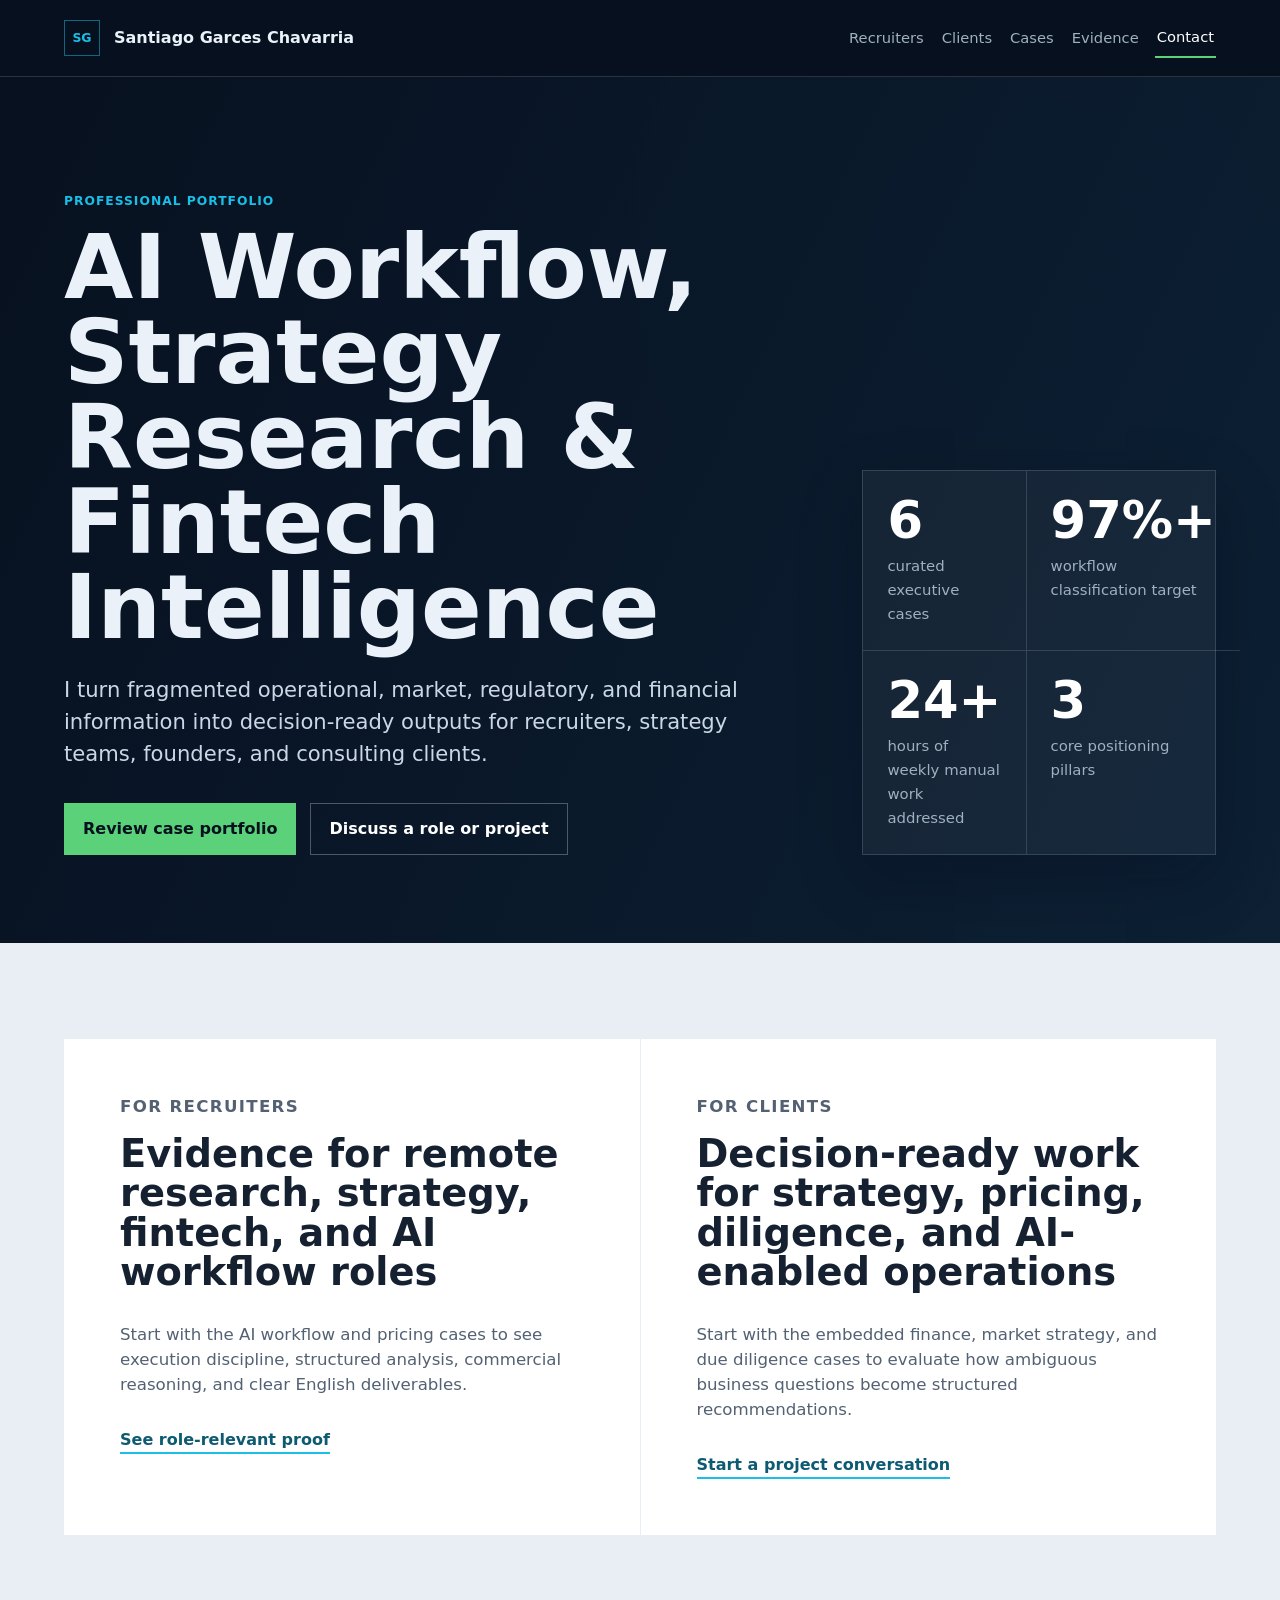
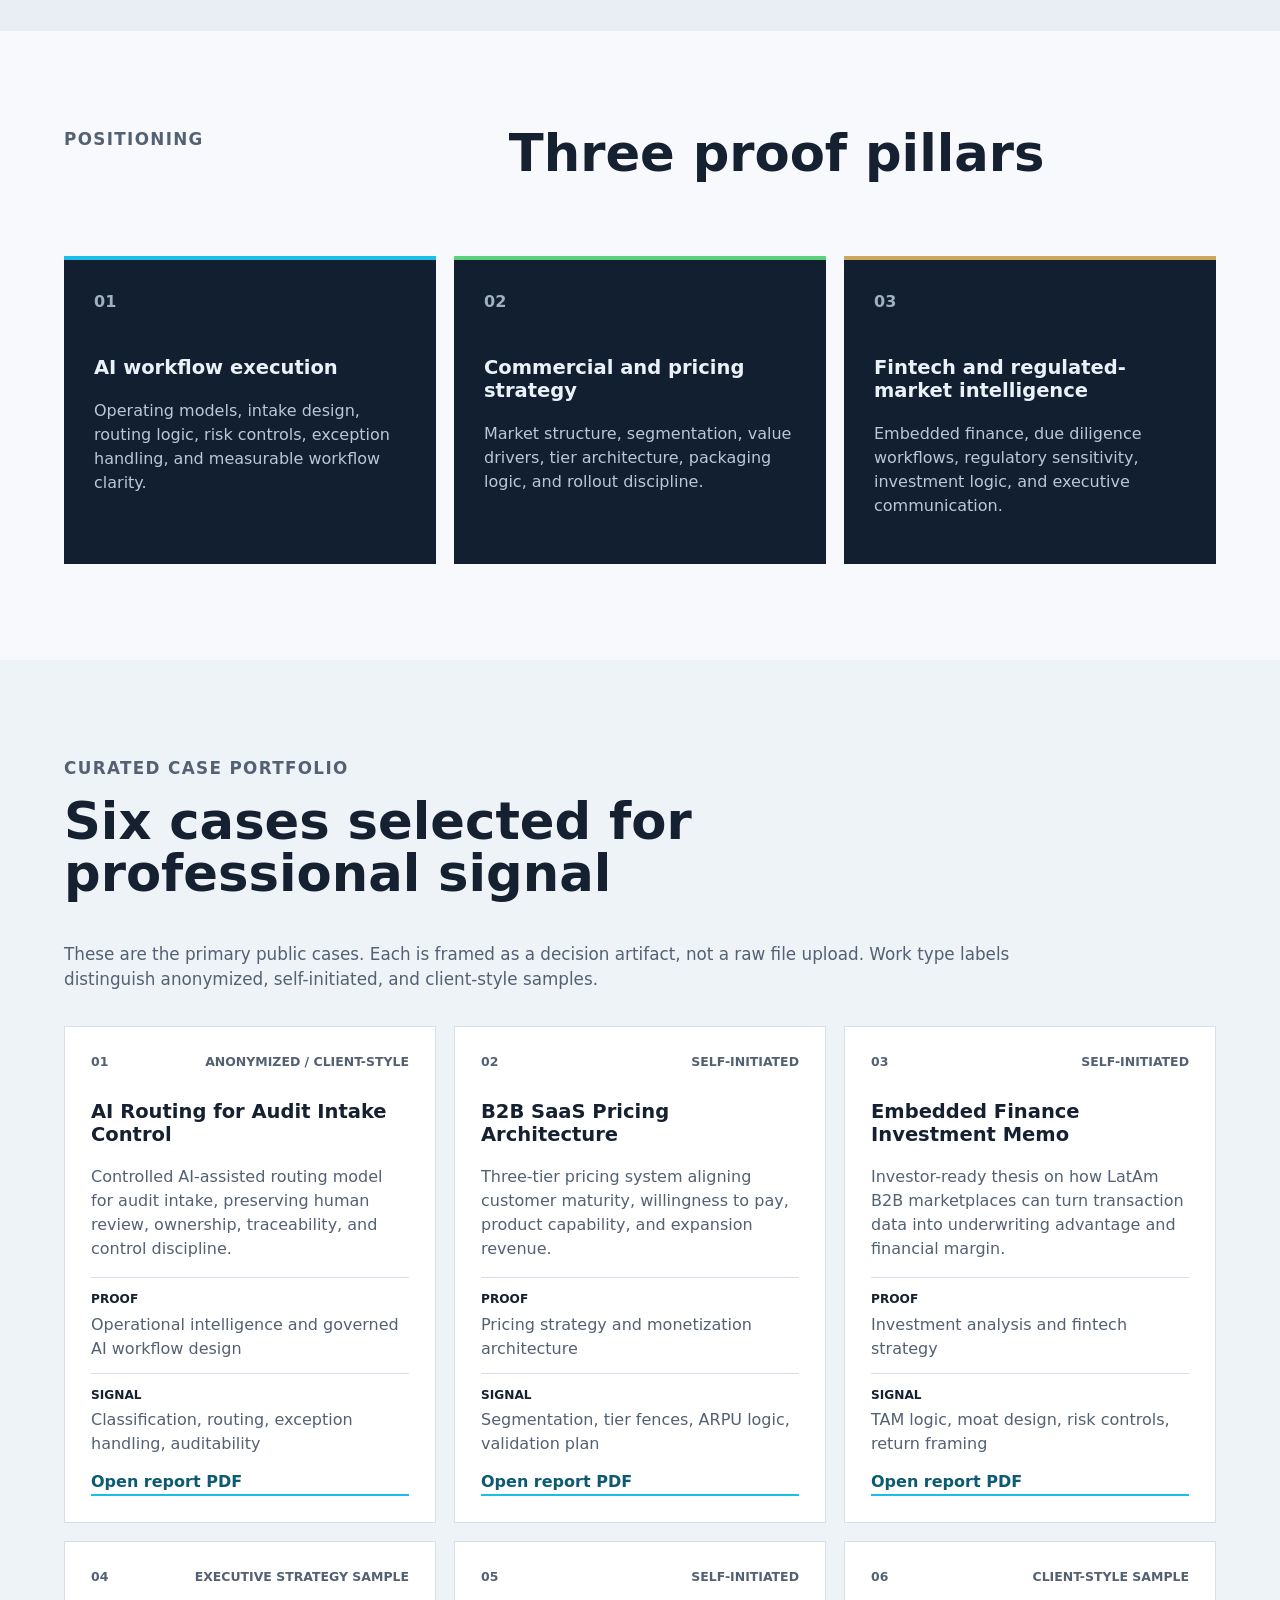
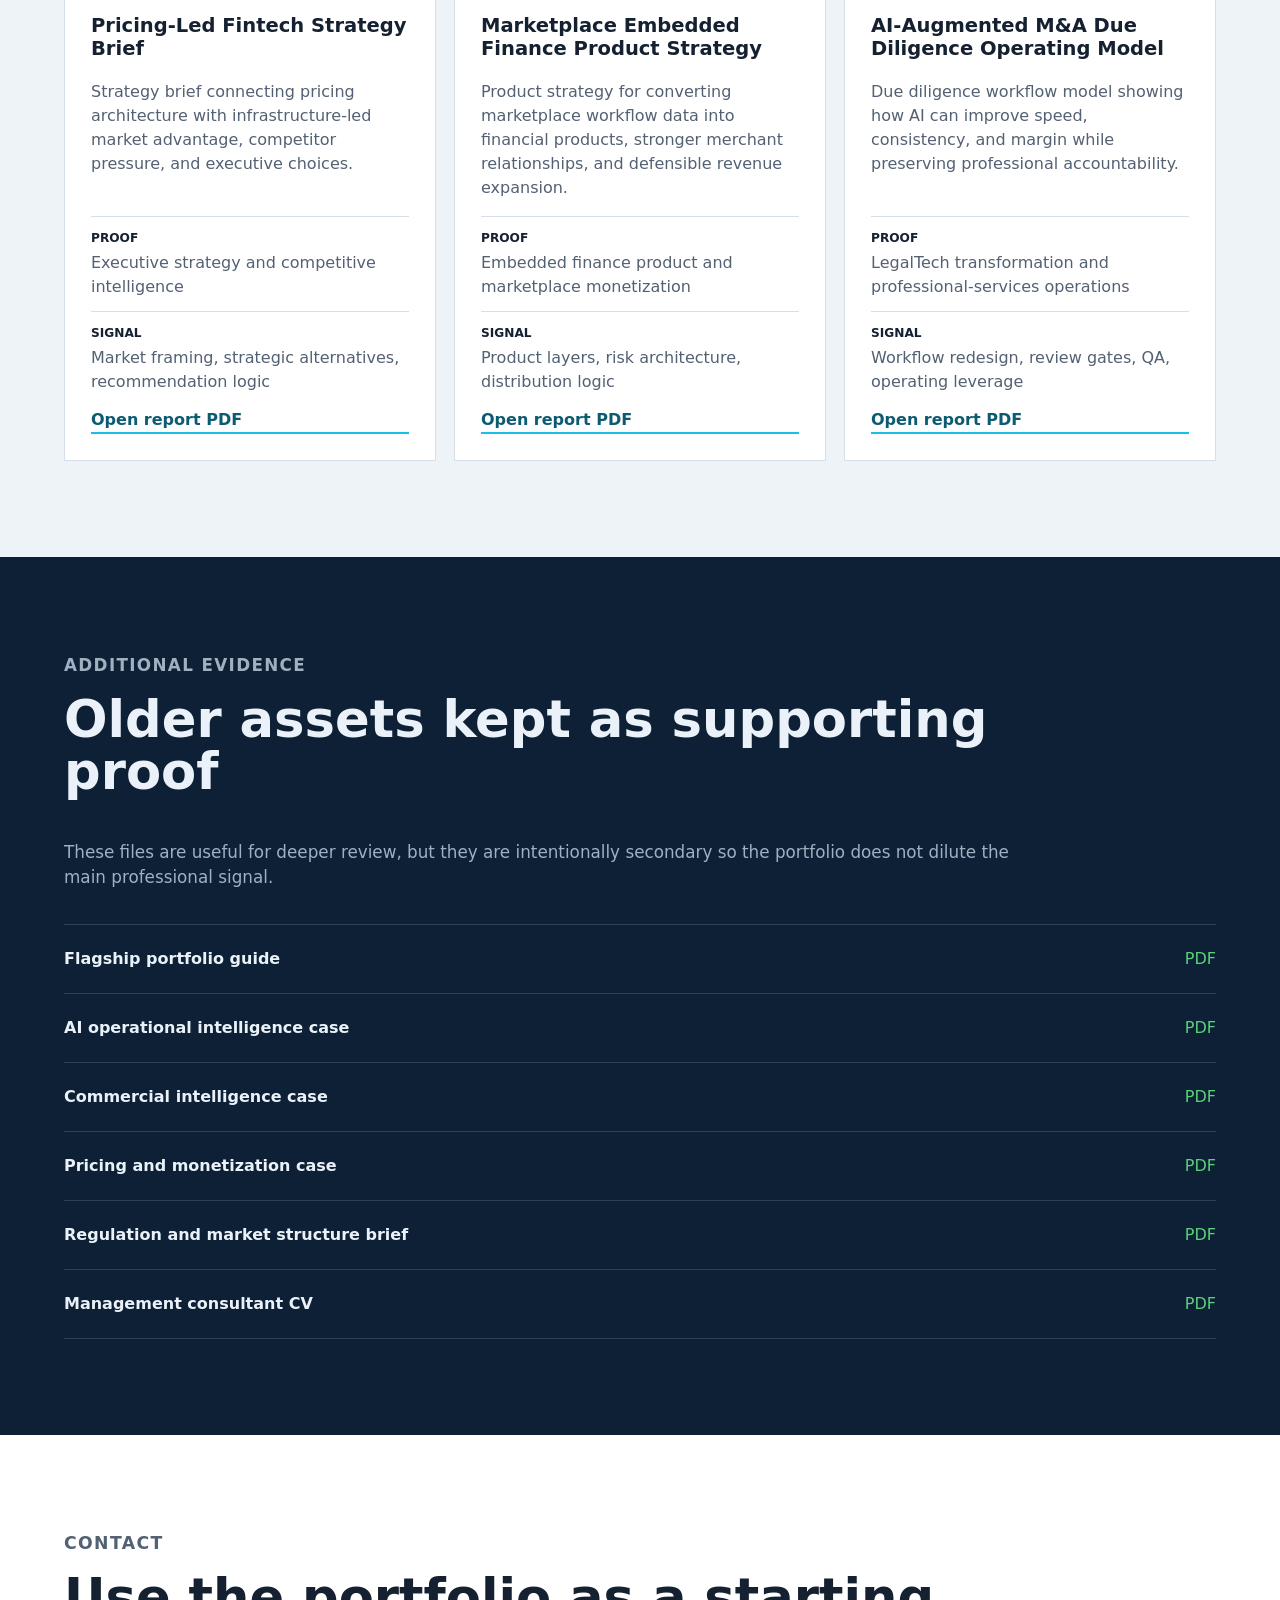
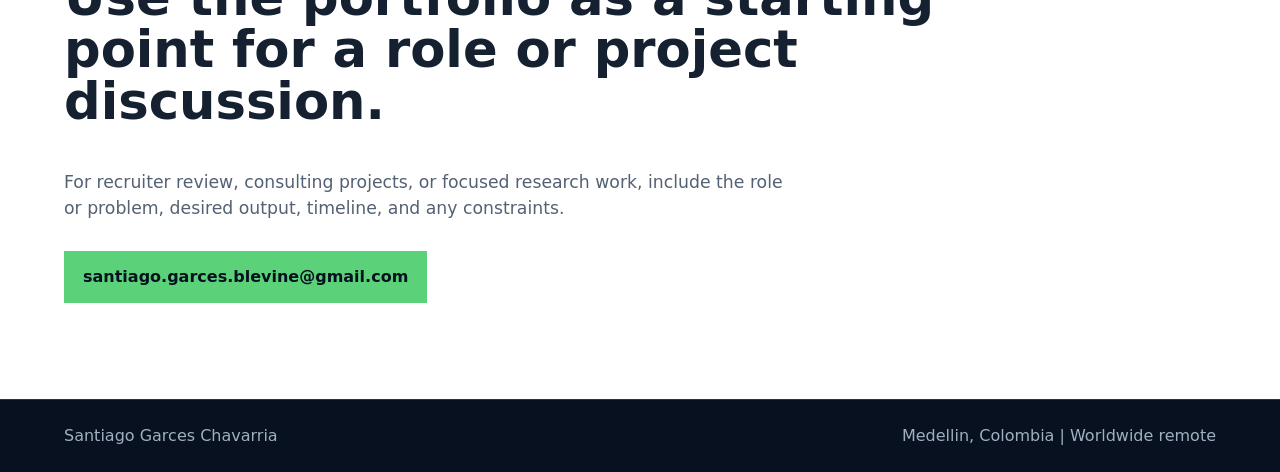
<file: docs/index.html>
<!doctype html>
<html lang="en">
  <head>
    <meta charset="utf-8">
    <meta name="viewport" content="width=device-width, initial-scale=1">
    <title>Santiago Garces Chavarria | AI Workflow, Strategy Research & Fintech Intelligence</title>
    <meta
      name="description"
      content="Curated professional portfolio for Santiago Garces Chavarria: AI workflow design, strategy research, pricing, fintech intelligence, and executive deliverables."
    >
    <link rel="stylesheet" href="styles.css">
  </head>
  <body>
    <header class="site-header">
      <a class="brand" href="#top" aria-label="Santiago Garces portfolio home">
        <span class="brand-mark">SG</span>
        <span>Santiago Garces Chavarria</span>
      </a>
      <nav aria-label="Portfolio navigation">
        <a href="#recruiters">Recruiters</a>
        <a href="#clients">Clients</a>
        <a href="#cases">Cases</a>
        <a href="#evidence">Evidence</a>
        <a class="nav-cta" href="mailto:santiago.garces.blevine@gmail.com">Contact</a>
      </nav>
    </header>

    <main id="top">
      <section class="hero">
        <div class="hero-copy">
          <p class="eyebrow">Professional portfolio</p>
          <h1>AI Workflow, Strategy Research & Fintech Intelligence</h1>
          <p class="hero-lede">
            I turn fragmented operational, market, regulatory, and financial information into
            decision-ready outputs for recruiters, strategy teams, founders, and consulting clients.
          </p>
          <div class="hero-actions" aria-label="Primary actions">
            <a class="button primary" href="#cases">Review case portfolio</a>
            <a class="button secondary" href="mailto:santiago.garces.blevine@gmail.com">Discuss a role or project</a>
          </div>
        </div>
        <aside class="proof-panel" aria-label="Portfolio proof points">
          <div>
            <span class="stat">6</span>
            <span class="label">curated executive cases</span>
          </div>
          <div>
            <span class="stat">97%+</span>
            <span class="label">workflow classification target</span>
          </div>
          <div>
            <span class="stat">24+</span>
            <span class="label">hours of weekly manual work addressed</span>
          </div>
          <div>
            <span class="stat">3</span>
            <span class="label">core positioning pillars</span>
          </div>
        </aside>
      </section>

      <section class="audience-grid" aria-label="Audience paths">
        <article id="recruiters" class="audience-card">
          <p class="eyebrow">For recruiters</p>
          <h2>Evidence for remote research, strategy, fintech, and AI workflow roles</h2>
          <p>
            Start with the AI workflow and pricing cases to see execution discipline, structured
            analysis, commercial reasoning, and clear English deliverables.
          </p>
          <a href="#cases">See role-relevant proof</a>
        </article>
        <article id="clients" class="audience-card">
          <p class="eyebrow">For clients</p>
          <h2>Decision-ready work for strategy, pricing, diligence, and AI-enabled operations</h2>
          <p>
            Start with the embedded finance, market strategy, and due diligence cases to evaluate
            how ambiguous business questions become structured recommendations.
          </p>
          <a href="#contact">Start a project conversation</a>
        </article>
      </section>

      <section class="section" aria-labelledby="pillars-title">
        <div class="section-heading">
          <p class="eyebrow">Positioning</p>
          <h2 id="pillars-title">Three proof pillars</h2>
        </div>
        <div class="pillar-grid">
          <article>
            <span class="pillar-number">01</span>
            <h3>AI workflow execution</h3>
            <p>
              Operating models, intake design, routing logic, risk controls, exception handling,
              and measurable workflow clarity.
            </p>
          </article>
          <article>
            <span class="pillar-number">02</span>
            <h3>Commercial and pricing strategy</h3>
            <p>
              Market structure, segmentation, value drivers, tier architecture, packaging logic,
              and rollout discipline.
            </p>
          </article>
          <article>
            <span class="pillar-number">03</span>
            <h3>Fintech and regulated-market intelligence</h3>
            <p>
              Embedded finance, due diligence workflows, regulatory sensitivity, investment logic,
              and executive communication.
            </p>
          </article>
        </div>
      </section>

      <section id="cases" class="section" aria-labelledby="cases-title">
        <div class="section-heading wide">
          <p class="eyebrow">Curated case portfolio</p>
          <h2 id="cases-title">Six cases selected for professional signal</h2>
          <p>
            These are the primary public cases. Each is framed as a decision artifact, not a raw
            file upload. Work type labels distinguish anonymized, self-initiated, and client-style samples.
          </p>
        </div>
        <div class="case-grid">
          <article class="case-card">
            <div class="case-topline">
              <span>01</span>
              <span>Anonymized / client-style</span>
            </div>
            <h3>AI Routing for Audit Intake Control</h3>
            <p>
              Controlled AI-assisted routing model for audit intake, preserving human review,
              ownership, traceability, and control discipline.
            </p>
            <dl>
              <div><dt>Proof</dt><dd>Operational intelligence and governed AI workflow design</dd></div>
              <div><dt>Signal</dt><dd>Classification, routing, exception handling, auditability</dd></div>
            </dl>
            <a href="../01_AI_Routing_Audit_Intake_Control_Client_Report.pdf">Open report PDF</a>
          </article>

          <article class="case-card">
            <div class="case-topline">
              <span>02</span>
              <span>Self-initiated</span>
            </div>
            <h3>B2B SaaS Pricing Architecture</h3>
            <p>
              Three-tier pricing system aligning customer maturity, willingness to pay, product
              capability, and expansion revenue.
            </p>
            <dl>
              <div><dt>Proof</dt><dd>Pricing strategy and monetization architecture</dd></div>
              <div><dt>Signal</dt><dd>Segmentation, tier fences, ARPU logic, validation plan</dd></div>
            </dl>
            <a href="../02_B2B_SaaS_Pricing_Architecture_Client_Report.pdf">Open report PDF</a>
          </article>

          <article class="case-card">
            <div class="case-topline">
              <span>03</span>
              <span>Self-initiated</span>
            </div>
            <h3>Embedded Finance Investment Memo</h3>
            <p>
              Investor-ready thesis on how LatAm B2B marketplaces can turn transaction data into
              underwriting advantage and financial margin.
            </p>
            <dl>
              <div><dt>Proof</dt><dd>Investment analysis and fintech strategy</dd></div>
              <div><dt>Signal</dt><dd>TAM logic, moat design, risk controls, return framing</dd></div>
            </dl>
            <a href="../03_Embedded_Finance_Investment_Memo_Client_Report.pdf">Open report PDF</a>
          </article>

          <article class="case-card">
            <div class="case-topline">
              <span>04</span>
              <span>Executive strategy sample</span>
            </div>
            <h3>Pricing-Led Fintech Strategy Brief</h3>
            <p>
              Strategy brief connecting pricing architecture with infrastructure-led market
              advantage, competitor pressure, and executive choices.
            </p>
            <dl>
              <div><dt>Proof</dt><dd>Executive strategy and competitive intelligence</dd></div>
              <div><dt>Signal</dt><dd>Market framing, strategic alternatives, recommendation logic</dd></div>
            </dl>
            <a href="../04_Pricing_Led_Fintech_Strategy_Client_Report.pdf">Open report PDF</a>
          </article>

          <article class="case-card">
            <div class="case-topline">
              <span>05</span>
              <span>Self-initiated</span>
            </div>
            <h3>Marketplace Embedded Finance Product Strategy</h3>
            <p>
              Product strategy for converting marketplace workflow data into financial products,
              stronger merchant relationships, and defensible revenue expansion.
            </p>
            <dl>
              <div><dt>Proof</dt><dd>Embedded finance product and marketplace monetization</dd></div>
              <div><dt>Signal</dt><dd>Product layers, risk architecture, distribution logic</dd></div>
            </dl>
            <a href="../05_Marketplace_Embedded_Finance_Strategy_Client_Report.pdf">Open report PDF</a>
          </article>

          <article class="case-card">
            <div class="case-topline">
              <span>06</span>
              <span>Client-style sample</span>
            </div>
            <h3>AI-Augmented M&A Due Diligence Operating Model</h3>
            <p>
              Due diligence workflow model showing how AI can improve speed, consistency, and
              margin while preserving professional accountability.
            </p>
            <dl>
              <div><dt>Proof</dt><dd>LegalTech transformation and professional-services operations</dd></div>
              <div><dt>Signal</dt><dd>Workflow redesign, review gates, QA, operating leverage</dd></div>
            </dl>
            <a href="../06_AI_Augmented_MA_Due_Diligence_Client_Report.pdf">Open report PDF</a>
          </article>
        </div>
      </section>

      <section id="evidence" class="section evidence" aria-labelledby="evidence-title">
        <div class="section-heading wide">
          <p class="eyebrow">Additional evidence</p>
          <h2 id="evidence-title">Older assets kept as supporting proof</h2>
          <p>
            These files are useful for deeper review, but they are intentionally secondary so the
            portfolio does not dilute the main professional signal.
          </p>
        </div>
        <div class="evidence-list">
          <a href="../00_Flagship_Portfolio_Guide_Santiago_Garces.pdf">
            <span>Flagship portfolio guide</span>
            <span>PDF</span>
          </a>
          <a href="../01_AI_Operational_Intelligence_Case_Santiago_Garces.pdf">
            <span>AI operational intelligence case</span>
            <span>PDF</span>
          </a>
          <a href="../02_Commercial_Intelligence_Case_AI_Productivity_Santiago_Garces.pdf">
            <span>Commercial intelligence case</span>
            <span>PDF</span>
          </a>
          <a href="../03_Pricing_and_Monetization_Strategy_Case_Santiago_Garces.pdf">
            <span>Pricing and monetization case</span>
            <span>PDF</span>
          </a>
          <a href="../05_Regulation_Market_Structure_Brief.pdf">
            <span>Regulation and market structure brief</span>
            <span>PDF</span>
          </a>
          <a href="../Santiago_Garces_Toptal_Management_Consultant_CV.pdf">
            <span>Management consultant CV</span>
            <span>PDF</span>
          </a>
        </div>
      </section>

      <section id="contact" class="contact-section" aria-labelledby="contact-title">
        <p class="eyebrow">Contact</p>
        <h2 id="contact-title">Use the portfolio as a starting point for a role or project discussion.</h2>
        <p>
          For recruiter review, consulting projects, or focused research work, include the role or
          problem, desired output, timeline, and any constraints.
        </p>
        <a class="button primary" href="mailto:santiago.garces.blevine@gmail.com">santiago.garces.blevine@gmail.com</a>
      </section>
    </main>

    <footer class="site-footer">
      <span>Santiago Garces Chavarria</span>
      <span>Medellin, Colombia | Worldwide remote</span>
    </footer>
  </body>
</html>
</file>
<file: docs/styles.css>
:root {
  --ink: #07111f;
  --ink-2: #0d2035;
  --panel: #111f31;
  --panel-2: #17283e;
  --paper: #f7f9fc;
  --paper-2: #e9eef5;
  --text: #eaf1f8;
  --muted: #9fb0c1;
  --dark-text: #152030;
  --dark-muted: #536173;
  --line: rgba(255, 255, 255, 0.14);
  --line-dark: #d7e0ea;
  --cyan: #19bfe7;
  --green: #5bd17a;
  --gold: #caa85c;
  --white: #ffffff;
  --shadow: 0 24px 60px rgba(2, 8, 23, 0.24);
}

* {
  box-sizing: border-box;
}

html {
  scroll-behavior: smooth;
}

body {
  margin: 0;
  font-family: Inter, ui-sans-serif, system-ui, -apple-system, BlinkMacSystemFont, "Segoe UI", sans-serif;
  color: var(--text);
  background: var(--ink);
  line-height: 1.5;
}

a {
  color: inherit;
  text-decoration: none;
}

.site-header {
  position: sticky;
  top: 0;
  z-index: 10;
  display: flex;
  align-items: center;
  justify-content: space-between;
  gap: 24px;
  padding: 18px clamp(20px, 5vw, 72px);
  background: rgba(7, 17, 31, 0.92);
  border-bottom: 1px solid var(--line);
  backdrop-filter: blur(18px);
}

.brand,
.site-header nav {
  display: flex;
  align-items: center;
  gap: 14px;
}

.brand {
  font-weight: 700;
  white-space: nowrap;
}

.brand-mark {
  display: grid;
  width: 36px;
  height: 36px;
  place-items: center;
  border: 1px solid rgba(25, 191, 231, 0.5);
  color: var(--cyan);
  font-size: 0.78rem;
  letter-spacing: 0;
}

.site-header nav {
  flex-wrap: wrap;
  justify-content: flex-end;
  color: var(--muted);
  font-size: 0.92rem;
}

.site-header nav a {
  padding: 8px 2px;
}

.site-header nav a:hover {
  color: var(--white);
}

.nav-cta {
  color: var(--white) !important;
  border-bottom: 2px solid var(--green);
}

.hero {
  display: grid;
  grid-template-columns: minmax(0, 1.35fr) minmax(320px, 0.65fr);
  gap: clamp(28px, 5vw, 72px);
  align-items: end;
  min-height: calc(100vh - 74px);
  padding: clamp(56px, 9vw, 120px) clamp(20px, 5vw, 72px) clamp(40px, 7vw, 88px);
  background:
    linear-gradient(115deg, rgba(7, 17, 31, 0.98), rgba(13, 32, 53, 0.96)),
    radial-gradient(circle at 80% 20%, rgba(25, 191, 231, 0.13), transparent 34%);
}

.eyebrow {
  margin: 0 0 14px;
  color: var(--cyan);
  font-size: 0.77rem;
  font-weight: 800;
  letter-spacing: 0.08em;
  text-transform: uppercase;
}

h1,
h2,
h3,
p {
  margin-top: 0;
}

h1 {
  max-width: 980px;
  margin-bottom: 24px;
  font-size: clamp(3rem, 7vw, 6.7rem);
  line-height: 0.95;
  letter-spacing: 0;
}

h2 {
  font-size: clamp(2rem, 4vw, 3.4rem);
  line-height: 1.02;
  letter-spacing: 0;
}

h3 {
  font-size: 1.22rem;
  line-height: 1.18;
  letter-spacing: 0;
}

.hero-lede {
  max-width: 760px;
  margin-bottom: 34px;
  color: #cbd7e5;
  font-size: clamp(1.05rem, 2vw, 1.32rem);
}

.hero-actions,
.button {
  display: flex;
  align-items: center;
}

.hero-actions {
  flex-wrap: wrap;
  gap: 14px;
}

.button {
  min-height: 48px;
  justify-content: center;
  padding: 13px 18px;
  border: 1px solid transparent;
  font-weight: 800;
}

.button.primary {
  color: #06111f;
  background: var(--green);
}

.button.secondary {
  color: var(--white);
  border-color: rgba(255, 255, 255, 0.28);
}

.proof-panel {
  display: grid;
  grid-template-columns: 1fr 1fr;
  border: 1px solid var(--line);
  background: rgba(255, 255, 255, 0.045);
  box-shadow: var(--shadow);
}

.proof-panel div {
  min-height: 142px;
  padding: 24px;
  border-right: 1px solid var(--line);
  border-bottom: 1px solid var(--line);
}

.proof-panel div:nth-child(2n) {
  border-right: 0;
}

.proof-panel div:nth-last-child(-n + 2) {
  border-bottom: 0;
}

.stat {
  display: block;
  margin-bottom: 8px;
  color: var(--white);
  font-size: clamp(2.1rem, 4vw, 3.25rem);
  font-weight: 800;
  line-height: 1;
}

.label {
  color: var(--muted);
  font-size: 0.93rem;
}

.audience-grid,
.section,
.contact-section {
  padding: clamp(56px, 8vw, 96px) clamp(20px, 5vw, 72px);
}

.audience-grid {
  display: grid;
  grid-template-columns: repeat(2, minmax(0, 1fr));
  gap: 1px;
  background: var(--paper-2);
  color: var(--dark-text);
}

.audience-card {
  padding: clamp(28px, 5vw, 56px);
  background: var(--white);
}

.audience-card h2 {
  max-width: 760px;
  font-size: clamp(1.7rem, 3vw, 2.7rem);
}

.audience-card p {
  max-width: 720px;
  color: var(--dark-muted);
  font-size: 1.04rem;
}

.audience-card a,
.case-card a {
  display: inline-flex;
  margin-top: 14px;
  color: #0c5b72;
  font-weight: 800;
  border-bottom: 2px solid var(--cyan);
}

.section {
  background: var(--paper);
  color: var(--dark-text);
}

.section:nth-of-type(4) {
  background: #eef3f8;
}

.section-heading {
  display: grid;
  grid-template-columns: minmax(220px, 0.35fr) minmax(0, 0.65fr);
  gap: clamp(24px, 5vw, 70px);
  align-items: start;
  margin-bottom: 34px;
}

.section-heading.wide {
  display: block;
  max-width: 980px;
}

.section-heading p {
  color: var(--dark-muted);
  font-size: 1.05rem;
}

.pillar-grid,
.case-grid {
  display: grid;
  gap: 18px;
}

.pillar-grid {
  grid-template-columns: repeat(3, minmax(0, 1fr));
}

.pillar-grid article {
  min-height: 260px;
  padding: 30px;
  color: var(--text);
  background: var(--panel);
  border-top: 4px solid var(--cyan);
}

.pillar-grid article:nth-child(2) {
  border-top-color: var(--green);
}

.pillar-grid article:nth-child(3) {
  border-top-color: var(--gold);
}

.pillar-number {
  display: block;
  margin-bottom: 42px;
  color: var(--muted);
  font-weight: 800;
}

.pillar-grid p {
  color: #b9c7d7;
}

.case-grid {
  grid-template-columns: repeat(3, minmax(0, 1fr));
}

.case-card {
  display: flex;
  min-height: 480px;
  flex-direction: column;
  padding: 26px;
  background: var(--white);
  border: 1px solid var(--line-dark);
}

.case-topline {
  display: flex;
  justify-content: space-between;
  gap: 14px;
  margin-bottom: 28px;
  color: var(--dark-muted);
  font-size: 0.78rem;
  font-weight: 800;
  text-transform: uppercase;
}

.case-card p {
  color: var(--dark-muted);
}

.case-card dl {
  display: grid;
  gap: 12px;
  margin: auto 0 0;
}

.case-card dl div {
  padding-top: 12px;
  border-top: 1px solid var(--line-dark);
}

.case-card dt {
  color: var(--dark-text);
  font-size: 0.76rem;
  font-weight: 800;
  text-transform: uppercase;
}

.case-card dd {
  margin: 4px 0 0;
  color: var(--dark-muted);
}

.evidence {
  background: var(--ink-2);
  color: var(--text);
}

.evidence .section-heading p {
  color: var(--muted);
}

.evidence-list {
  display: grid;
  border-top: 1px solid var(--line);
}

.evidence-list a {
  display: flex;
  justify-content: space-between;
  gap: 20px;
  padding: 22px 0;
  border-bottom: 1px solid var(--line);
}

.evidence-list a span:first-child {
  font-weight: 800;
}

.evidence-list a span:last-child {
  color: var(--green);
}

.contact-section {
  background: var(--white);
  color: var(--dark-text);
}

.contact-section h2 {
  max-width: 950px;
}

.contact-section p {
  max-width: 720px;
  color: var(--dark-muted);
  font-size: 1.08rem;
}

.contact-section .button {
  display: inline-flex;
  margin-top: 12px;
}

.site-footer {
  display: flex;
  justify-content: space-between;
  gap: 20px;
  padding: 24px clamp(20px, 5vw, 72px);
  color: var(--muted);
  border-top: 1px solid var(--line);
}

@media (max-width: 980px) {
  .site-header {
    align-items: flex-start;
    flex-direction: column;
  }

  .site-header nav {
    justify-content: flex-start;
  }

  .hero,
  .audience-grid,
  .section-heading,
  .pillar-grid,
  .case-grid {
    grid-template-columns: 1fr;
  }

  .hero {
    min-height: auto;
  }

  .proof-panel {
    max-width: 720px;
  }
}

@media (max-width: 620px) {
  .brand {
    white-space: normal;
  }

  .site-header nav {
    width: 100%;
    display: grid;
    grid-template-columns: repeat(2, minmax(0, 1fr));
  }

  .hero-actions,
  .button,
  .site-footer,
  .evidence-list a {
    width: 100%;
    align-items: stretch;
    flex-direction: column;
  }

  .proof-panel {
    grid-template-columns: 1fr;
  }

  .proof-panel div,
  .proof-panel div:nth-child(2n),
  .proof-panel div:nth-last-child(-n + 2) {
    border-right: 0;
    border-bottom: 1px solid var(--line);
  }

  .proof-panel div:last-child {
    border-bottom: 0;
  }

  .case-card {
    min-height: auto;
  }
}
</file>
